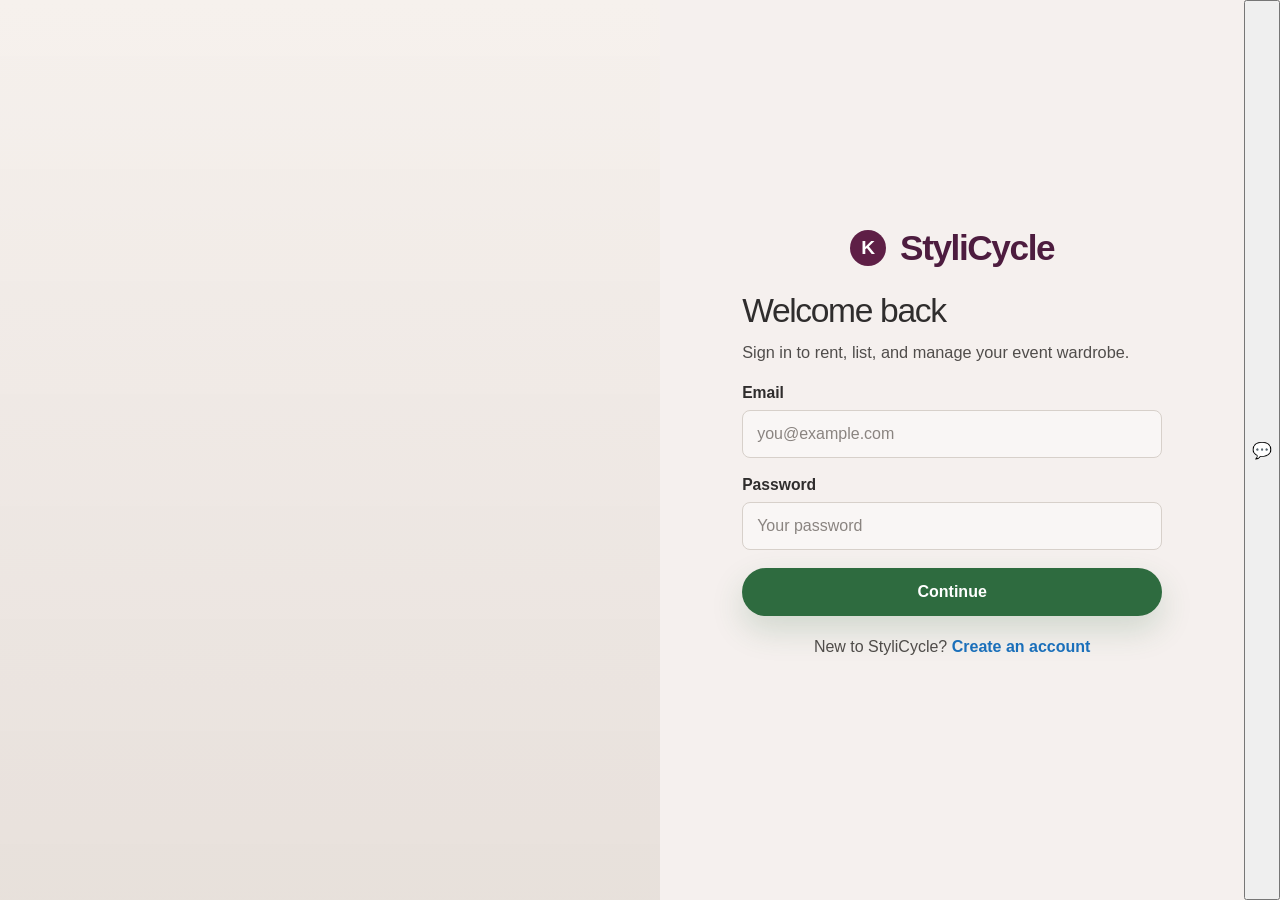
<file: index.html>
<!DOCTYPE html>
<html lang="en">
<head>
  <meta charset="UTF-8">
  <meta name="viewport" content="width=device-width, initial-scale=1.0">
  <title>StyliCycle - Login</title>
  <link rel="stylesheet" href="style.css">
</head>
<body class="auth-login-page">
  <div class="auth-shell">
    <aside class="auth-visual" aria-label="Wedding gown showcase"></aside>

    <main class="auth-panel">
      <div class="auth-card">
        <div class="brand-row">
          <div class="brand-mark">K</div>
          <div class="brand-name">StyliCycle</div>
        </div>

        <h1>Welcome back</h1>
        <p class="subtitle">Sign in to rent, list, and manage your event wardrobe.</p>

        <form id="loginForm">
          <label class="field-group">
            <span>Email</span>
            <input type="email" id="email" placeholder="you@example.com" required>
          </label>

          <label class="field-group">
            <span>Password</span>
            <input type="password" id="password" placeholder="Your password" required>
          </label>

          <input type="checkbox" id="agreeTermsLogin" class="sr-only" checked>

          <button type="submit" class="primary-button">Continue</button>
        </form>

        <p class="signup-link">
          New to StyliCycle? <a href="signup.html">Create an account</a>
        </p>
      </div>
    </main>
  </div>

  <script src="script.js"></script>
</body>
</html>
</file>
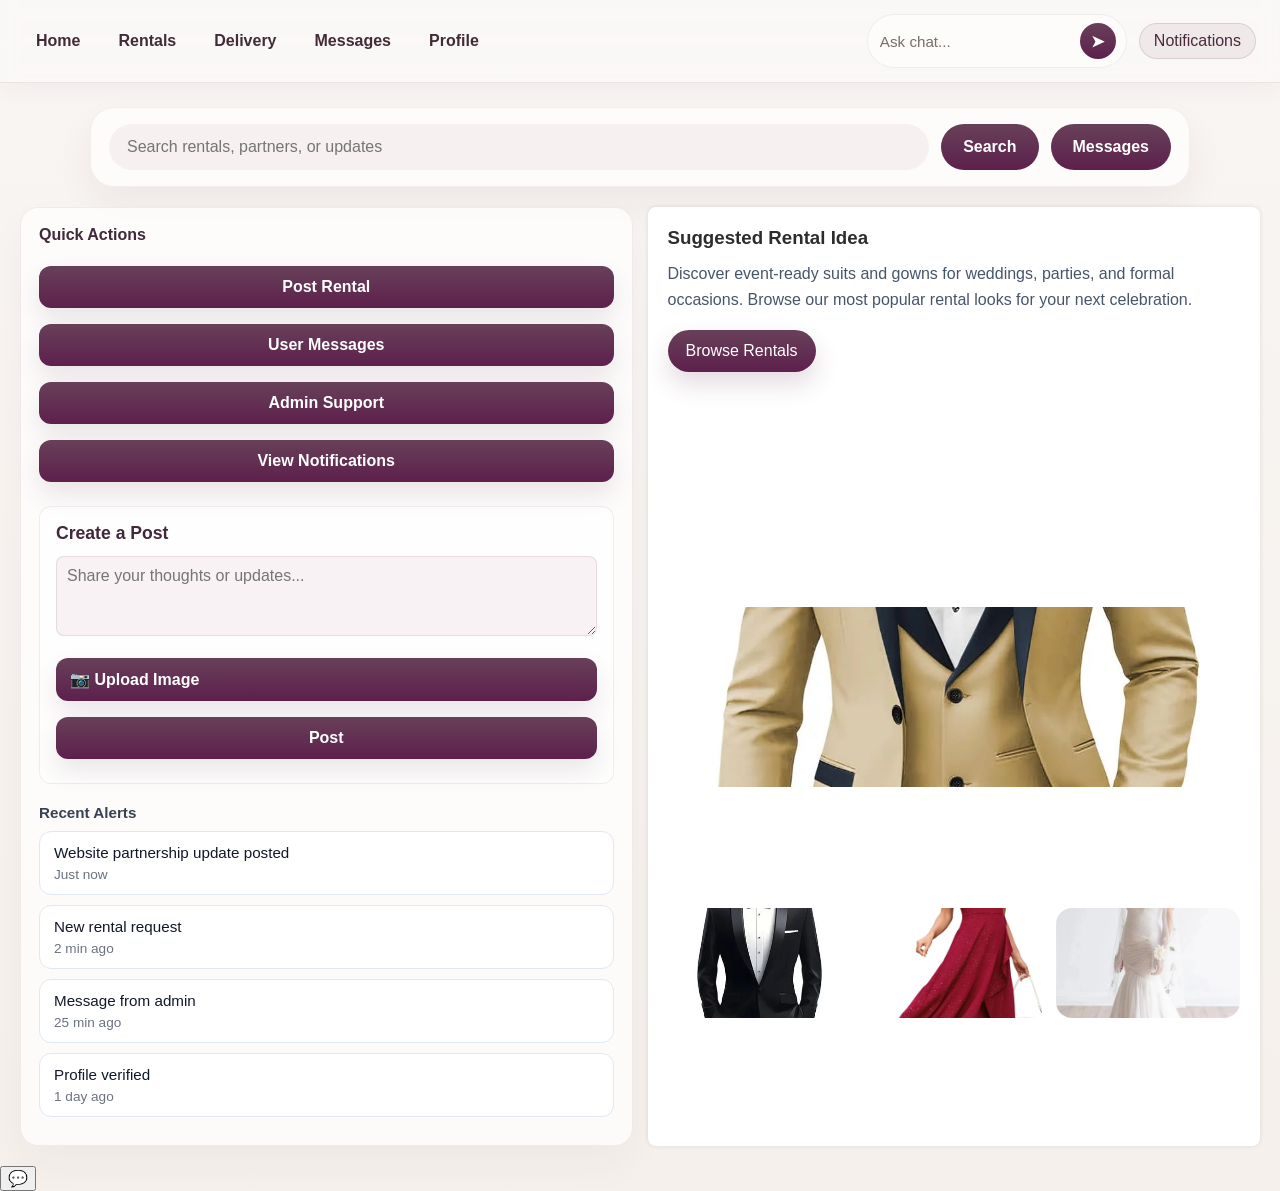
<file: chatbox.html>
<!DOCTYPE html>
<html lang="en">
<head>
  <meta charset="UTF-8">
  <title>StyliCycle - Home</title>
  <link rel="stylesheet" href="style.css">
</head>
<body>
  <nav class="top-nav">
    <div class="nav-links">
      <a href="home.html">Home</a>
      <a href="rental.html">Rentals</a>
      <a href="delivery.html">Delivery</a>
      <a href="chatbox.html">Messages</a>
      <a href="profile.html">Profile</a>
    </div>
    <div class="nav-actions">
      <div class="nav-chat-input">
        <input id="navChatInput" type="text" placeholder="Ask chat...">
        <button type="button" id="navChatButton">➤</button>
      </div>
      <button type="button" class="nav-button" id="navNotificationBtn">Notifications</button>
    </div>
  </nav>
  <section class="home-search">
    <input id="homeSearchInput" type="text" placeholder="Search rentals, partners, or updates">
    <button type="button" id="homeSearchBtn">Search</button>
    <button type="button" class="home-search-chat" onclick="location.href='chatbox.html'">Messages</button>
  </section>
  <main class="dashboard home-grid">
    <aside class="side-panel">
      <h3>Quick Actions</h3>
      <button type="button" id="homePostRentalBtn">Post Rental</button>
      <button type="button" id="homeOpenMessagesBtn">User Messages</button>
      <button type="button" id="homeOpenAdminChatBtn">Admin Support</button>
      <button type="button" id="homeViewNotificationsBtn">View Notifications</button>
      <div id="homeNotificationInfo" class="notification-info hidden"></div>
      <div class="create-post">
        <h4>Create a Post</h4>
        <textarea id="postContent" placeholder="Share your thoughts or updates..."></textarea>
        <input type="file" id="postImage" accept="image/*" style="display: none;">
        <button type="button" id="imageUploadBtn" class="image-upload-btn">📷 Upload Image</button>
        <button type="button" id="submitPostBtn">Post</button>
      </div>
      <div class="notification-list">
        <h4>Recent Alerts</h4>
        <ul id="homeNotifications"></ul>
      </div>
    </aside>
    <section class="card store-suggestion-card">
      <div class="suggestion-images">
        <img src="gold.jpg" alt="Event suit rental suggestion">
        <div class="suggestion-thumbs">
          <img src="tuxedo.jpg" alt="Tuxedo suit rental">
          <img src="evening.jpg" alt="Evening gown rental">
          <img src="bridal.jpg" alt="Bridal gown rental">
        </div>
      </div>
      <div class="store-suggestion-content">
        <h3>Suggested Rental Idea</h3>
        <p>Discover event-ready suits and gowns for weddings, parties, and formal occasions. Browse our most popular rental looks for your next celebration.</p>
        <button type="button" onclick="location.href='rental.html'">Browse Rentals</button>
      </div>
    </section>
  </main>
  <script src="script.js"></script>
</body>
</html>
</file>
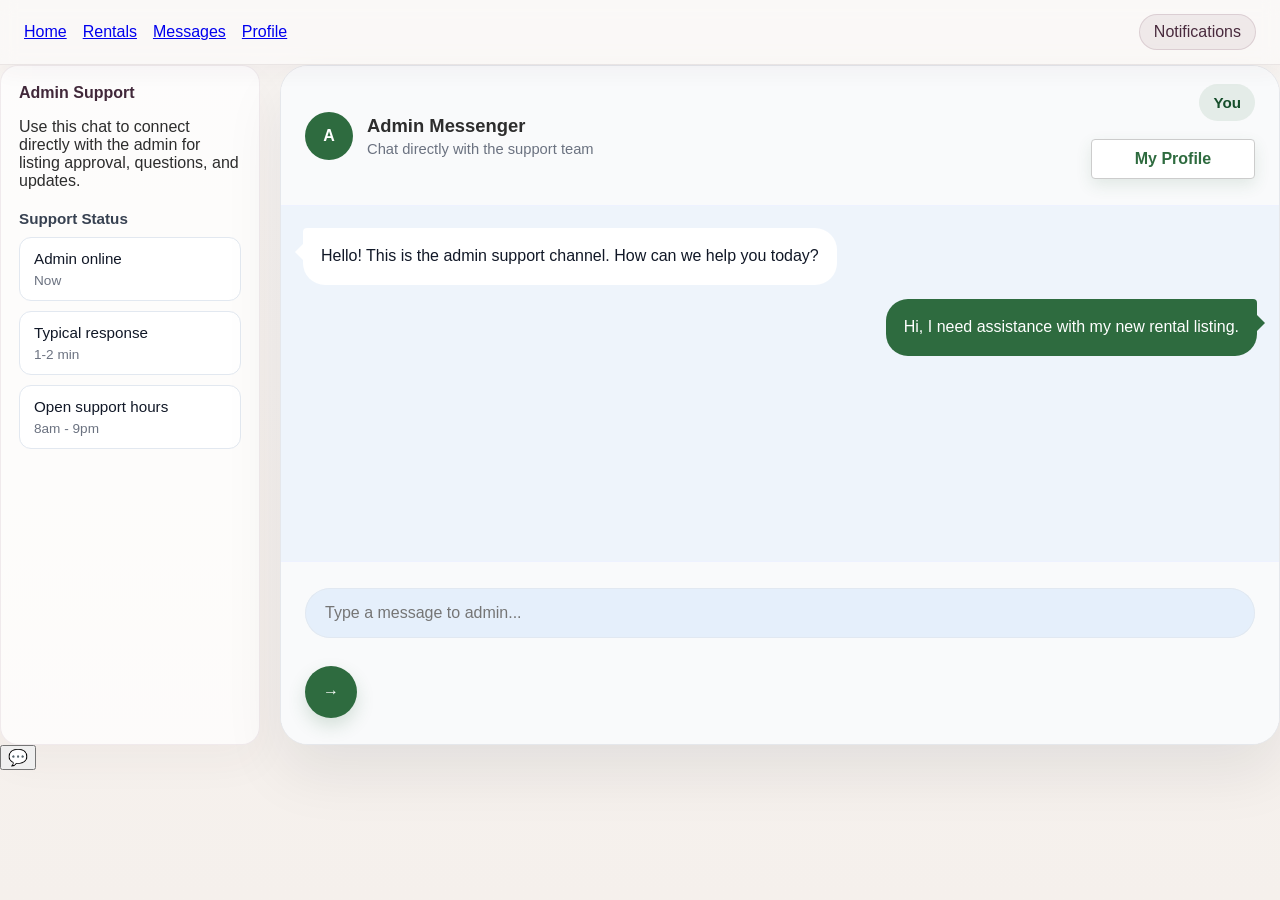
<file: message.html>
<!DOCTYPE html>
<html lang="en">
<head>
  <meta charset="UTF-8">
  <title>Admin Chat - StyliCycle</title>
  <link rel="stylesheet" href="style.css">
</head>
<body>
  <nav class="top-nav">
    <a href="home.html">Home</a>
    <a href="rental.html">Rentals</a>
    <a href="chatbox.html">Messages</a>
    <a href="profile.html">Profile</a>
    <button type="button" class="nav-button" id="navNotificationBtn">Notifications</button>
  </nav>
  <div class="container chat-layout">
    <aside class="side-panel">
      <h3>Admin Support</h3>
      <p>Use this chat to connect directly with the admin for listing approval, questions, and updates.</p>
      <div class="notification-list">
        <h4>Support Status</h4>
        <ul>
          <li>Admin online<span>Now</span></li>
          <li>Typical response<span>1-2 min</span></li>
          <li>Open support hours<span>8am - 9pm</span></li>
        </ul>
      </div>
    </aside>
    <div class="chatbox chatbox-with-info">
      <div class="chat-header">
        <div class="chat-avatar">A</div>
        <div class="chat-info">
          <h2>Admin Messenger</h2>
          <span>Chat directly with the support team</span>
        </div>
        <div class="chat-user-actions">
          <span class="chat-user-name">You</span>
          <button type="button" class="chat-action-button" onclick="location.href='profile.html'">My Profile</button>
        </div>
      </div>
      <div class="chat-window">
        <div class="message bot">
          <div class="message-text">Hello! This is the admin support channel. How can we help you today?</div>
        </div>
        <div class="message user">
          <div class="message-text">Hi, I need assistance with my new rental listing.</div>
        </div>
      </div>
      <form id="chatForm" class="chat-form">
        <input type="text" placeholder="Type a message to admin..." aria-label="Message to admin" required>
        <button type="submit">→</button>
      </form>
    </div>
  </div>
  <script src="script.js"></script>
</body>
</html>
</file>
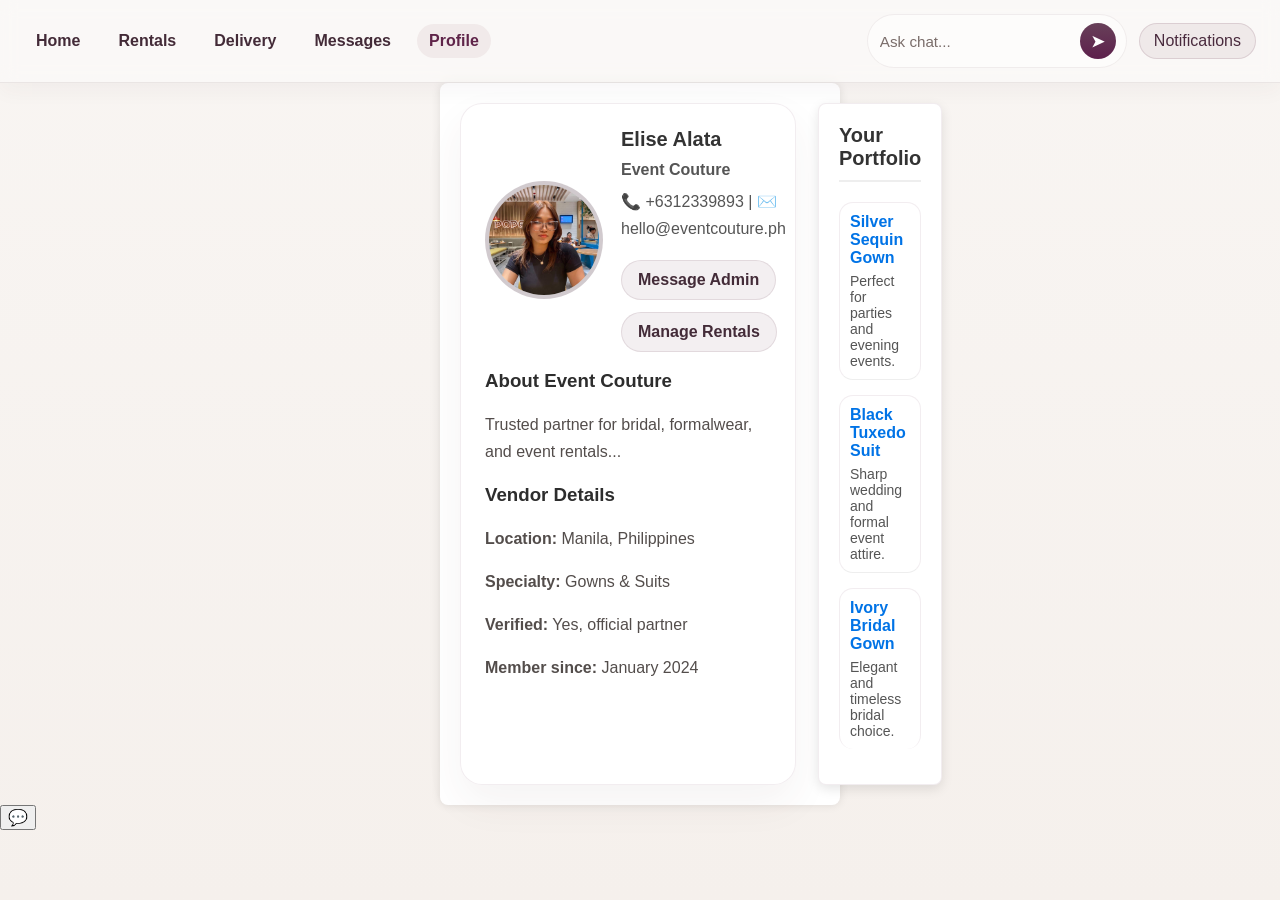
<file: profile.html>
<!DOCTYPE html>
<html lang="en">
<head>
  <meta charset="UTF-8">
  <meta name="viewport" content="width=device-width, initial-scale=1.0">
  <title>Vendor Profile - StyliCycle</title>
  <link rel="stylesheet" href="style.css">
</head>
<body>
  <nav class="top-nav">
    <div class="nav-links">
      <a href="home.html">Home</a>
      <a href="rental.html">Rentals</a>
      <a href="delivery.html">Delivery</a>
      <a href="chatbox.html">Messages</a>
      <a href="profile.html" class="active">Profile</a>
    </div>
    <div class="nav-actions">
      <div class="nav-chat-input">
        <input id="navChatInput" type="text" placeholder="Ask chat...">
        <button type="button" id="navChatButton">➤</button>
      </div>
      <button type="button" class="nav-button" id="navNotificationBtn">Notifications</button>
    </div>
  </nav>

  <main class="profile-container">
    <div class="profile-card">
      <div class="profile-header">
        <img src="baby.jpg" alt="Elise Alata" class="profile-photo">
        <div class="profile-info">
          <h2>Elise Alata</h2>
          <p><strong>Event Couture</strong></p>
          <p>📞 +6312339893 | ✉️ hello@eventcouture.ph</p>
          
          <button>Message Admin</button>
          <button>Manage Rentals</button>
        </div>
      </div>
      
      <h3>About Event Couture</h3>
      <p>Trusted partner for bridal, formalwear, and event rentals...</p>
      
      <h3>Vendor Details</h3>
      <p><strong>Location:</strong> Manila, Philippines</p>
      <p><strong>Specialty:</strong> Gowns & Suits</p>
      <p><strong>Verified:</strong> Yes, official partner</p>
      <p><strong>Member since:</strong> January 2024</p>
    </div>

    <div class="portfolio">
      <h3>Your Portfolio</h3>

      <div class="portfolio-item">
        <strong>Silver Sequin Gown</strong>
        <p>Perfect for parties and evening events.</p>
      </div>

      <div class="portfolio-item">
        <strong>Black Tuxedo Suit</strong>
        <p>Sharp wedding and formal event attire.</p>
      </div>

      <div class="portfolio-item">
        <strong>Ivory Bridal Gown</strong>
        <p>Elegant and timeless bridal choice.</p>
      </div>
    </div>
  </main>

  <script src="script.js"></script>
</body>
</html>
</file>
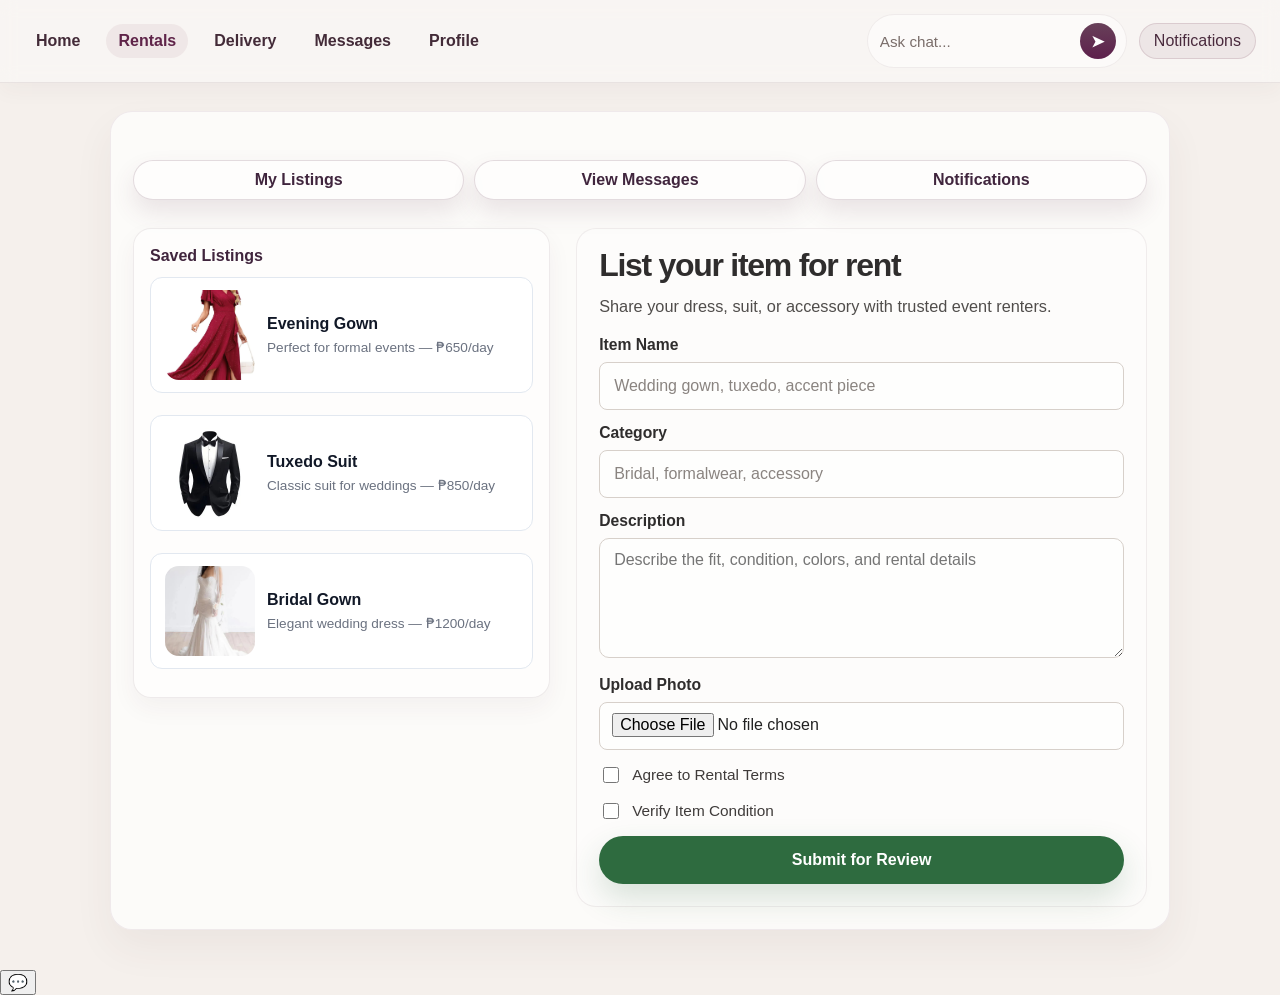
<file: rental.html>
<!DOCTYPE html>
<html lang="en">
<head>
  <meta charset="UTF-8">
  <meta name="viewport" content="width=device-width, initial-scale=1.0">
  <title>Rentals - StyliCycle</title>
  <link rel="stylesheet" href="style.css">
</head>
<body class="rental-page">
  <nav class="top-nav">
    <div class="nav-links">
      <a href="home.html">Home</a>
      <a href="rental.html" class="active">Rentals</a>
      <a href="delivery.html">Delivery</a>
      <a href="chatbox.html">Messages</a>
      <a href="profile.html">Profile</a>
    </div>
    <div class="nav-actions">
      <div class="nav-chat-input">
        <input id="navChatInput" type="text" placeholder="Ask chat...">
        <button type="button" id="navChatButton">➤</button>
      </div>
      <button type="button" class="nav-button" id="navNotificationBtn">Notifications</button>
    </div>
  </nav>

  <main class="rental-page-content">
    <div class="rental-card">
      <div class="page-actions">
        <button type="button" id="rentalMyListingsBtn">My Listings</button>
        <button type="button" id="rentalViewMessagesBtn">View Messages</button>
        <button type="button" id="rentalNotificationsBtn">Notifications</button>
      </div>

      <div class="rental-layout">
        <section class="listings-panel">
          <h3>Saved Listings</h3>
          <ul id="rentalListings"></ul>
        </section>

        <section class="rental-form-section">
          <h1>List your item for rent</h1>
          <p class="subtitle">Share your dress, suit, or accessory with trusted event renters.</p>

          <form id="rentalForm" class="rental-form">
            <label class="field-group">
              <span>Item Name</span>
              <input type="text" placeholder="Wedding gown, tuxedo, accent piece" required>
            </label>

            <label class="field-group">
              <span>Category</span>
              <input type="text" placeholder="Bridal, formalwear, accessory" required>
            </label>

            <label class="field-group">
              <span>Description</span>
              <textarea placeholder="Describe the fit, condition, colors, and rental details" required></textarea>
            </label>

            <label class="field-group file-field">
              <span>Upload Photo</span>
              <input type="file" accept="image/*">
            </label>

            <label class="check-row"><input type="checkbox" required> Agree to Rental Terms</label>
            <label class="check-row"><input type="checkbox" required> Verify Item Condition</label>

            <button type="submit" class="primary-button">Submit for Review</button>
          </form>
        </section>
      </div>
    </div>
  </main>

  <script src="script.js"></script>
</body>
</html>
</file>
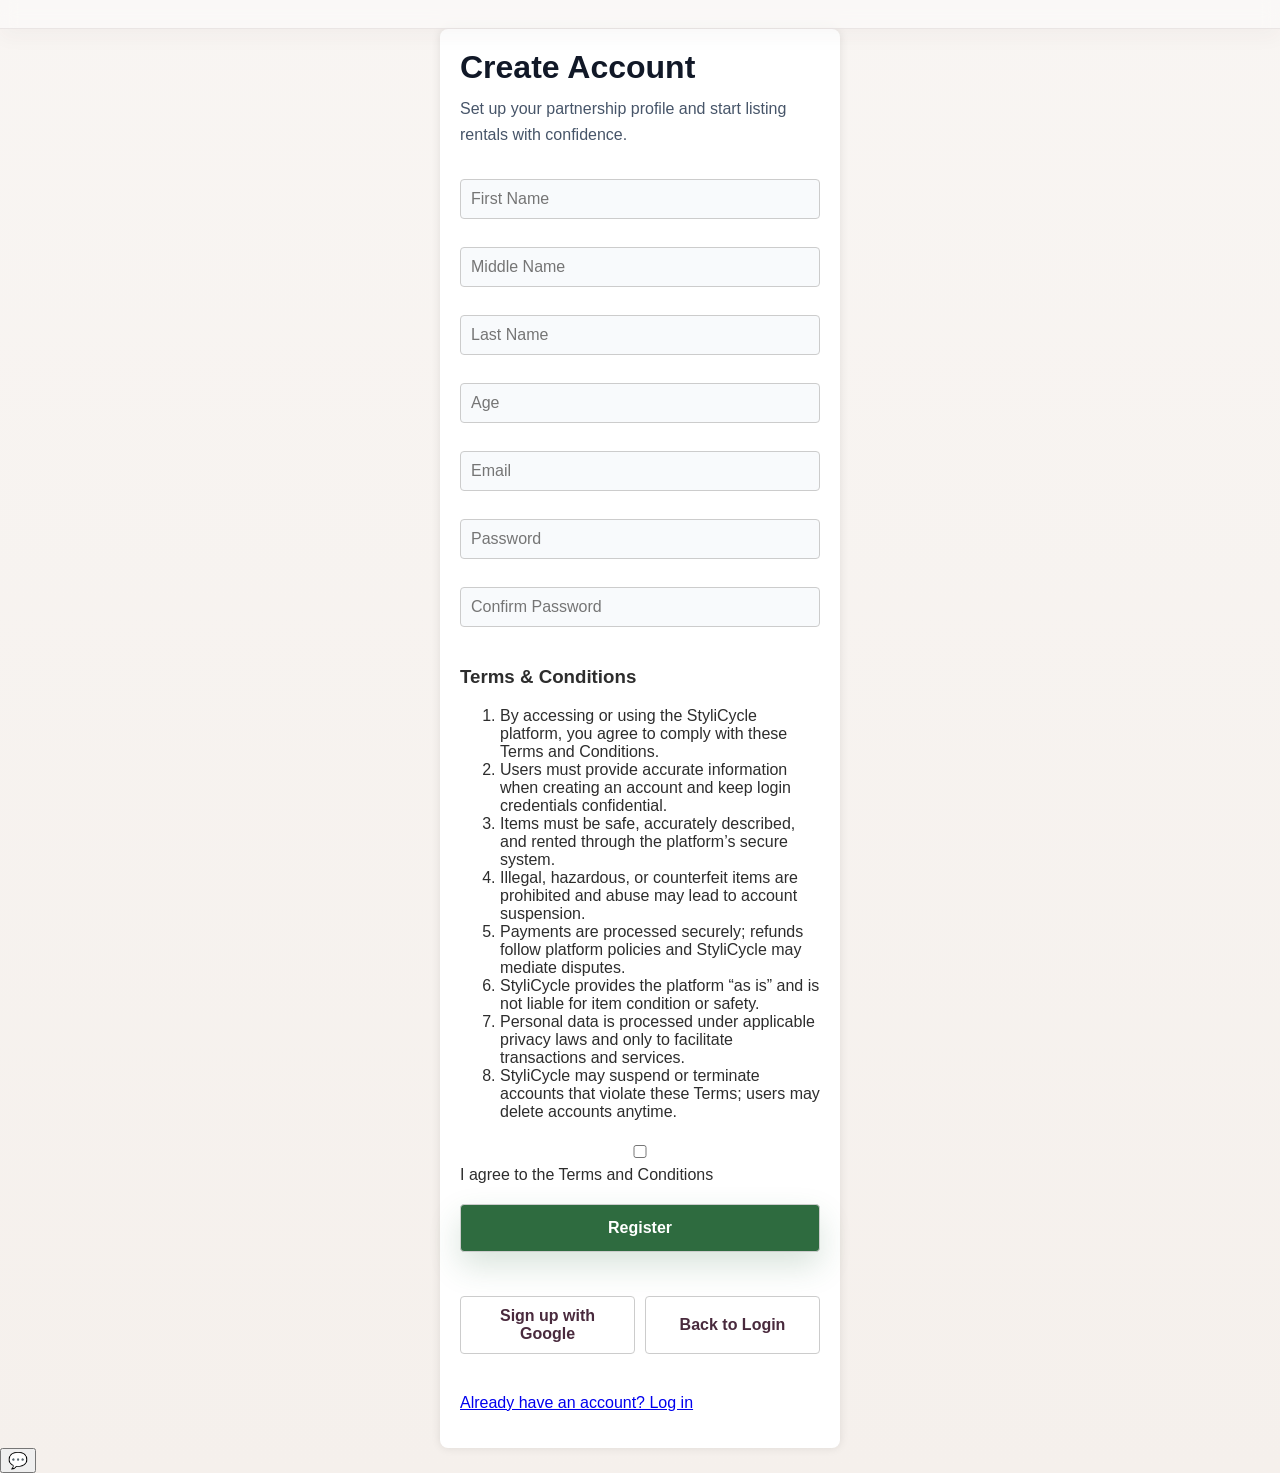
<file: signup.html>
<!DOCTYPE html>
<html lang="en">
<head>
  <meta charset="UTF-8">
  <title>Create Account - StyliCycle</title>
  <link rel="stylesheet" href="style.css">
</head>
<body class="auth-page">
  <nav class="top-nav">
  </nav>
  <div class="container">
    <div class="auth-header">
      <h2>Create Account</h2>
      <p>Set up your partnership profile and start listing rentals with confidence.</p>
    </div>
    <form id="registerForm">
      <input type="text" id="firstName" placeholder="First Name" required>
      <input type="text" id="middleName" placeholder="Middle Name">
      <input type="text" id="lastName" placeholder="Last Name" required>
      <input type="number" id="age" placeholder="Age" required>
      <input type="email" id="email" placeholder="Email" required>
      <input type="password" id="password" placeholder="Password" required>
      <input type="password" id="confirmPassword" placeholder="Confirm Password" required>
      <div class="terms-section">
        <div class="terms-box">
          <h3>Terms & Conditions</h3>
          <ol>
            <li>By accessing or using the StyliCycle platform, you agree to comply with these Terms and Conditions.</li>
            <li>Users must provide accurate information when creating an account and keep login credentials confidential.</li>
            <li>Items must be safe, accurately described, and rented through the platform’s secure system.</li>
            <li>Illegal, hazardous, or counterfeit items are prohibited and abuse may lead to account suspension.</li>
            <li>Payments are processed securely; refunds follow platform policies and StyliCycle may mediate disputes.</li>
            <li>StyliCycle provides the platform “as is” and is not liable for item condition or safety.</li>
            <li>Personal data is processed under applicable privacy laws and only to facilitate transactions and services.</li>
            <li>StyliCycle may suspend or terminate accounts that violate these Terms; users may delete accounts anytime.</li>
          </ol>
        </div>
        <label class="terms-checkbox"><input type="checkbox" id="agreeTermsSignup"> I agree to the Terms and Conditions</label>
      </div>
      <button type="submit" class="primary-button">Register</button>
      <div class="form-actions">
        <button type="button" class="secondary-button" onclick="showToast('Social sign-up coming soon!')">Sign up with Google</button>
        <button type="button" class="secondary-button" onclick="location.href='index.html'">Back to Login</button>
      </div>
      <p><a href="index.html">Already have an account? Log in</a></p>
    </form>
    <div id="twoFactorSetup" style="display: none;">
      <h3>Two-Factor Authentication Setup</h3>
      <p>A verification code has been sent to your email. Please enter it below to complete registration.</p>
      <input type="text" id="twoFactorCode" placeholder="Enter 6-digit code" maxlength="6" required>
      <button id="verifyCodeBtn" class="primary-button">Verify Code</button>
      <button id="resendCodeBtn" class="secondary-button">Resend Code</button>
    </div>
  </div>
  <script src="script.js"></script>
</body>
</html>
</file>
<file: style.css>
* {
  box-sizing: border-box;
}

html, body {
  margin: 0;
  min-height: 100%;
  font-family: "Segoe UI", Arial, Helvetica, sans-serif;
  background: #f5f0ec;
  color: #2d2d2d;
}

body {
  min-height: 100vh;
}

img {
  max-width: 100%;
  display: block;
}

button,
input,
textarea {
  font: inherit;
}

body:not(.auth-login-page):not(.rental-page) {
  background:
    linear-gradient(180deg, rgba(255,255,255,0.34), rgba(245,240,236,0.92)),
    #f5f0ec;
}

.auth-login-page {
  min-height: 100vh;
  display: flex;
}

.auth-shell {
  display: flex;
  width: 100%;
  min-height: 100vh;
}

.auth-visual {
  flex: 1.4;
  min-height: 100vh;
  background-image: linear-gradient(rgba(255, 255, 255, 0.07), rgba(113, 87, 70, 0.10)),
    url('https://images.unsplash.com/photo-1524504388940-b1c1722653e1?auto=format&fit=crop&w=1200&q=80');
  background-size: cover;
  background-position: center;
}

.auth-panel {
  flex: 1;
  display: flex;
  align-items: center;
  justify-content: center;
  padding: 48px 56px;
  background: #f5f0ee;
}

.auth-card {
  width: min(100%, 420px);
}

.brand-row {
  display: flex;
  align-items: center;
  justify-content: center;
  gap: 14px;
  margin-bottom: 24px;
}

.brand-mark {
  width: 36px;
  height: 36px;
  border-radius: 50%;
  background: #5e1f46;
  color: #fff;
  display: grid;
  place-items: center;
  font-size: 1.2rem;
  font-weight: 700;
}

.brand-name {
  font-size: 2.2rem;
  font-weight: 700;
  color: #4d1c3f;
  letter-spacing: -0.04em;
}

h1 {
  margin: 0;
  font-size: clamp(2.1rem, 2.6vw, 3rem);
  text-align: left;
  color: #2f2d2d;
  font-weight: 500;
  letter-spacing: -0.04em;
}

.subtitle {
  margin: 10px 0 20px;
  color: #504d4b;
  font-size: 1.02rem;
  line-height: 1.5;
}

#loginForm {
  width: 100%;
}

.field-group {
  display: block;
  margin-bottom: 18px;
}

.field-group span {
  display: block;
  margin-bottom: 8px;
  font-weight: 600;
  color: #2f2d2d;
  font-size: 0.98rem;
}

.field-group input {
  width: 100%;
  height: 48px;
  border: 1px solid #d7d0ca;
  border-radius: 8px;
  background: rgba(255, 255, 255, 0.38);
  padding: 0 14px;
  color: #222;
  font-size: 1rem;
  outline: none;
}

.field-group input::placeholder {
  color: #8a8480;
}

.field-group input:focus {
  border-color: #5f2449;
  box-shadow: 0 0 0 3px rgba(95, 36, 73, 0.08);
}

.primary-button {
  width: 100%;
  height: 48px;
  border: 0;
  border-radius: 10px;
  background: linear-gradient(180deg, #684059 0%, #5d204c 100%);
  color: #fff;
  font-weight: 700;
  cursor: pointer;
  transition: transform 0.2s ease, opacity 0.2s ease;
  box-shadow: 0 12px 24px rgba(98, 55, 84, 0.18);
}

.primary-button:hover {
  opacity: 0.96;
  transform: translateY(-1px);
}

.signup-link {
  margin-top: 22px;
  text-align: center;
  color: #4f4c49;
  font-size: 1rem;
}

.signup-link a {
  color: #1a6fba;
  text-decoration: none;
  font-weight: 600;
}

.signup-link a:hover {
  text-decoration: underline;
}

.sr-only {
  position: absolute;
  width: 1px;
  height: 1px;
  padding: 0;
  margin: -1px;
  overflow: hidden;
  clip: rect(0, 0, 0, 0);
  white-space: nowrap;
  border: 0;
}

.rental-page {
  min-height: 100vh;
  background: #f5f0ec;
}

.rental-page-content {
  max-width: 1100px;
  margin: 28px auto 40px;
  padding: 0 20px;
}

.rental-card {
  width: 100%;
  background: rgba(255, 255, 255, 0.7);
  border: 1px solid rgba(95, 36, 73, 0.08);
  border-radius: 22px;
  box-shadow: 0 18px 40px rgba(77, 52, 59, 0.06);
  padding: 22px;
}

.rental-layout {
  display: grid;
  grid-template-columns: 0.95fr 1.3fr;
  gap: 26px;
  align-items: start;
}

.listings-panel {
  background: rgba(255, 255, 255, 0.52);
  border: 1px solid rgba(126, 98, 106, 0.12);
  border-radius: 18px;
  padding: 18px 16px;
  box-shadow: 0 10px 24px rgba(69, 45, 53, 0.05);
}

.listings-panel h3 {
  margin: 0 0 14px;
  color: #40253d;
  font-size: 1.35rem;
}

.listings-panel ul {
  list-style: none;
  margin: 0;
  padding: 0;
  display: grid;
  gap: 12px;
}

.listings-panel li {
  background: rgba(255, 255, 255, 0.8);
  border: 1px solid rgba(126, 98, 106, 0.12);
  border-radius: 14px;
  padding: 12px;
}

.rental-form-section {
  background: rgba(255, 255, 255, 0.32);
  border: 1px solid rgba(126, 98, 106, 0.1);
  border-radius: 20px;
  padding: 18px 22px 22px;
}

.rental-form-section h1 {
  margin: 0;
  font-size: clamp(2rem, 2vw, 2.9rem);
  font-weight: 600;
  letter-spacing: -0.04em;
  color: #2f2d2d;
}

.rental-form-section .subtitle {
  margin: 10px 0 18px;
}

.rental-form {
  display: grid;
  gap: 14px;
}

.rental-form .field-group {
  margin: 0;
}

.rental-form .field-group textarea {
  width: 100%;
  min-height: 120px;
  border: 1px solid #d7d0ca;
  border-radius: 10px;
  padding: 12px 14px;
  background: rgba(255,255,255,0.45);
  resize: vertical;
  color: #222;
  outline: none;
  font: inherit;
}

.rental-form .field-group textarea:focus,
.rental-form .field-group input:focus {
  border-color: #5f2449;
  box-shadow: 0 0 0 3px rgba(95, 36, 73, 0.08);
  outline: none;
}

.rental-form .file-field input {
  padding: 10px 12px;
}

.check-row {
  display: flex;
  align-items: center;
  gap: 10px;
  color: #3f3b3a;
  font-size: 0.96rem;
}

.check-row input {
  width: 16px;
  height: 16px;
}

.rental-page .page-actions {
  display: flex;
  flex-wrap: wrap;
  gap: 10px;
  margin: 18px 0 20px;
}

.rental-page .page-actions button {
  flex: 1 1 140px;
  border: 1px solid rgba(106, 61, 82, 0.18);
  background: rgba(255,255,255,0.56);
  color: #40253d;
  border-radius: 999px;
  font-weight: 700;
  padding: 10px 14px;
  cursor: pointer;
}

.rental-page .page-actions button:hover {
  background: rgba(235, 218, 222, 0.55);
}

@media (max-width: 900px) {
  .auth-shell {
    flex-direction: column;
  }

  .auth-visual {
    min-height: 38vh;
    flex: none;
  }

  .auth-panel {
    padding: 32px 20px 48px;
  }

  .rental-layout {
    grid-template-columns: 1fr;
  }
}


.top-nav {
  background: rgba(255,255,255,0.36);
  backdrop-filter: blur(8px);
  padding: 14px 24px;
  display: flex;
  align-items: center;
  justify-content: space-between;
  gap: 16px;
  color: #3a2d36;
  border-bottom: 1px solid rgba(90, 58, 72, 0.1);
  box-shadow: 0 8px 20px rgba(67, 42, 54, 0.04);
}

.top-nav .nav-links {
  display: flex;
  gap: 14px;
  flex-wrap: wrap;
  align-items: center;
}

.top-nav .nav-links a {
  color: #432b38;
  text-decoration: none;
  padding: 8px 12px;
  border-radius: 999px;
  transition: background 0.2s ease, color 0.2s ease;
  font-weight: 600;
}

.top-nav .nav-links a:hover,
.top-nav .nav-links a.active {
  background: rgba(125, 69, 96, 0.08);
  color: #5f2449;
}

.top-nav .nav-actions {
  display: flex;
  align-items: center;
  gap: 12px;
}

.nav-chat-input {
  display: flex;
  align-items: center;
  gap: 8px;
  background: rgba(255,255,255,0.5);
  border: 1px solid rgba(90, 58, 72, 0.08);
  padding: 8px 10px;
  border-radius: 999px;
  min-width: 220px;
}

.nav-chat-input input {
  flex: 1;
  border: none;
  background: transparent;
  color: #2d2d2d;
  font-size: 0.95rem;
  outline: none;
}

.nav-chat-input input::placeholder {
  color: #7a6d6a;
}

.nav-chat-input button {
  width: 36px;
  height: 36px;
  border: none;
  border-radius: 50%;
  background: linear-gradient(180deg, #684059 0%, #5d204c 100%);
  color: #fff;
  cursor: pointer;
  font-weight: 700;
}

.top-nav .nav-button {
  margin-left: auto;
  background: rgba(109, 59, 85, 0.08);
  border: 1px solid rgba(109, 59, 85, 0.15);
  color: #492a3d;
  padding: 8px 14px;
  border-radius: 999px;
  cursor: pointer;
  transition: background 0.2s ease;
}

.top-nav .nav-button:hover {
  background: rgba(109, 59, 85, 0.12);
}

.home-search {
  max-width: 1100px;
  margin: 24px auto 18px;
  display: flex;
  gap: 12px;
  padding: 16px 18px;
  border-radius: 24px;
  background: rgba(255,255,255,0.7);
  box-shadow: 0 18px 38px rgba(67, 42, 54, 0.06);
  border: 1px solid rgba(111, 79, 87, 0.08);
}

.home-search input {
  flex: 1;
  border: none;
  padding: 14px 18px;
  border-radius: 999px;
  background: #f6f0f1;
  font-size: 1rem;
  outline: none;
  color: #2d2d2d;
}

.home-search button {
  border: none;
  border-radius: 999px;
  background: linear-gradient(180deg, #684059 0%, #5d204c 100%);
  color: white;
  padding: 14px 22px;
  cursor: pointer;
  font-weight: 700;
}

.home-search button:hover {
  opacity: 0.96;
}

.form-actions {
  display: flex;
  gap: 10px;
  flex-wrap: wrap;
  margin: 16px 0 4px;
}

.secondary-button {
  flex: 1;
  min-width: 140px;
  padding: 12px 14px;
  border: 1px solid rgba(95, 36, 73, 0.15);
  border-radius: 999px;
  background: rgba(255,255,255,0.8);
  color: #492a3d;
  font-weight: 700;
  cursor: pointer;
  transition: background 0.2s ease, color 0.2s ease;
}

.secondary-button:hover {
  background: rgba(109, 59, 85, 0.08);
}

.primary-button {
  display: inline-flex;
  align-items: center;
  justify-content: center;
  padding: 12px 20px;
  border-radius: 999px;
  background: linear-gradient(180deg, #684059 0%, #5d204c 100%);
  color: white;
  border: none;
  text-decoration: none;
  font-weight: 700;
  cursor: pointer;
  transition: transform 0.2s ease, opacity 0.2s ease;
}

.primary-button:hover {
  opacity: 0.96;
  transform: translateY(-1px);
}

.profile-container {
  max-width: 1100px;
  margin: 32px auto;
  padding: 0 20px 40px;
  display: grid;
  grid-template-columns: 1.4fr 1fr;
  gap: 22px;
}

.profile-card,
.portfolio {
  background: rgba(255,255,255,0.7);
  border: 1px solid rgba(95, 36, 73, 0.08);
  border-radius: 22px;
  box-shadow: 0 18px 40px rgba(77, 52, 59, 0.06);
  padding: 24px;
}

.profile-header {
  display: flex;
  gap: 20px;
  align-items: center;
  margin-bottom: 20px;
}

.profile-photo {
  width: 118px;
  height: 118px;
  border-radius: 50%;
  background: #ddd;
  flex-shrink: 0;
  object-fit: cover;
  border: 4px solid rgba(95, 36, 73, 0.1);
}

.profile-info {
  flex: 1;
}

.profile-card h2 {
  margin: 0 0 8px;
  font-size: 2rem;
  color: #2b2b2b;
}

.profile-card p {
  color: #534d4b;
  line-height: 1.7;
}

.profile-card button {
  margin-right: 10px;
  margin-top: 12px;
  background: rgba(109, 59, 85, 0.08);
  border: 1px solid rgba(109, 59, 85, 0.12);
  color: #432b38;
  border-radius: 999px;
  padding: 10px 16px;
  font-weight: 700;
  cursor: pointer;
}

.portfolio-item {
  background: rgba(255,255,255,0.72);
  border: 1px solid rgba(95, 36, 73, 0.08);
  border-radius: 14px;
  padding: 16px;
  margin-bottom: 12px;
}

.portfolio-item strong {
  display: block;
  margin-bottom: 6px;
  color: #34212d;
}

.profile-avatar img {
  width: 100%;
  height: 100%;
  object-fit: cover;
}

.profile-avatar input {
  position: absolute;
  inset: 0;
  width: 100%;
  height: 100%;
  opacity: 0;
  cursor: pointer;
}

.profile-avatar-upload {
  position: absolute;
  bottom: 16px;
  left: 50%;
  transform: translateX(-50%);
  background: rgba(0, 0, 0, 0.6);
  color: white;
  padding: 10px 14px;
  border-radius: 999px;
  font-size: 0.95rem;
  cursor: pointer;
}

.profile-info {
  min-width: 260px;
  flex: 1;
}

.profile-role {
  margin: 0 0 8px;
  color: #2e6b3f;
  font-weight: 700;
  text-transform: uppercase;
  letter-spacing: 0.08em;
  font-size: 0.82rem;
}

.profile-info h1 {
  margin: 0;
  font-size: 2.2rem;
  line-height: 1.05;
}

.profile-name-input {
  width: 100%;
  border: none;
  font: inherit;
  color: #111827;
  font-weight: 700;
  background: transparent;
  padding: 0;
  outline: none;
}

.profile-company {
  margin: 10px 0 16px;
  color: #475569;
}

.profile-meta {
  display: grid;
  gap: 10px;
}

.profile-meta span {
  display: flex;
  flex-direction: column;
  gap: 4px;
  color: #334155;
}

.profile-meta strong {
  color: #0f172a;
  font-weight: 600;
}

.profile-contact-input {
  max-width: 260px;
  border: 1px solid #d1d5db;
  border-radius: 12px;
  padding: 10px 12px;
  background: #f8fafc;
}

.profile-actions {
  display: flex;
  flex-wrap: wrap;
  gap: 12px;
  margin-top: 18px;
}

.profile-stats {
  display: grid;
  grid-template-columns: repeat(3, minmax(0, 1fr));
  gap: 16px;
}

.profile-stats div {
  background: #ffffff;
  border-radius: 22px;
  padding: 20px;
  border: 1px solid rgba(15, 23, 42, 0.08);
  text-align: center;
}

.profile-stats strong {
  display: block;
  font-size: 1.75rem;
  color: #111827;
}

.profile-stats span {
  color: #475569;
  margin-top: 6px;
  display: block;
}

.section-title {
  margin-bottom: 18px;
}

.section-title h2 {
  margin: 0;
  font-size: 1.4rem;
  color: #111827;
}

.section-title p {
  margin: 8px 0 0;
  color: #475569;
}

.profile-grid {
  display: grid;
  grid-template-columns: 1.8fr 1fr;
  gap: 24px;
  margin-bottom: 32px;
}

.profile-about,
.profile-details {
  background: #fff;
  border: 1px solid rgba(15, 23, 42, 0.08);
  border-radius: 28px;
  padding: 28px;
  box-shadow: 0 18px 40px rgba(15, 23, 42, 0.04);
}

.profile-about p {
  color: #334155;
  line-height: 1.75;
  margin: 0 0 18px;
}

.profile-about ul {
  margin: 0;
  padding-left: 20px;
  color: #334155;
}

.profile-about li {
  margin-bottom: 12px;
}

.detail-row {
  display: flex;
  justify-content: space-between;
  align-items: center;
  gap: 12px;
  padding: 14px 0;
  border-top: 1px solid #f1f5f9;
}

.detail-row:first-child {
  border-top: none;
}

.detail-row span {
  color: #64748b;
}

.detail-row strong {
  color: #0f172a;
}

.profile-section {
  margin-bottom: 32px;
}

.profile-posts {
  display: grid;
  grid-template-columns: repeat(auto-fit, minmax(240px, 1fr));
  gap: 18px;
}

.profile-post-card {
  background: #fff;
  border: 1px solid rgba(15, 23, 42, 0.08);
  border-radius: 24px;
  overflow: hidden;
  box-shadow: 0 18px 36px rgba(15, 23, 42, 0.05);
}

.profile-post-card img {
  width: 100%;
  height: 200px;
  object-fit: cover;
}

.profile-post-card-content {
  padding: 18px;
}

.profile-post-card-content strong {
  display: block;
  margin-bottom: 8px;
  color: #111827;
  font-size: 1rem;
}

.profile-post-card-content span {
  color: #475569;
  line-height: 1.6;
}

@media (max-width: 900px) {
  .profile-grid {
    grid-template-columns: 1fr;
  }
  .profile-stats {
    grid-template-columns: 1fr 1fr;
  }
}

@media (max-width: 680px) {
  .top-nav {
    flex-direction: column;
    align-items: flex-start;
  }
  .profile-card {
    flex-direction: column;
    align-items: flex-start;
  }
  .profile-avatar {
    width: 130px;
    height: 130px;
  }
  .profile-meta {
    grid-template-columns: 1fr;
  }
  .profile-stats {
    grid-template-columns: 1fr;
  }
  .profile-actions {
    width: 100%;
  }
}

.secondary-button:hover {
  background: #effaf3;
}

.image-upload-btn {
  background: rgba(109, 59, 85, 0.08);
  border: 1px solid rgba(109, 59, 85, 0.12);
  border-radius: 8px;
  padding: 10px 14px;
  cursor: pointer;
  font-size: 1rem;
  color: #492a3d;
  display: flex;
  align-items: center;
  gap: 8px;
  margin: 10px 0;
  transition: background 0.2s ease;
}

.image-upload-btn:hover {
  background: rgba(109, 59, 85, 0.12);
  border-color: rgba(109, 59, 85, 0.18);
}

.create-post {
  background: rgba(255,255,255,0.62);
  border: 1px solid rgba(95, 36, 73, 0.08);
  border-radius: 12px;
  padding: 16px;
  margin: 16px 0;
}

.create-post h4 {
  margin: 0 0 12px 0;
  font-size: 1.1rem;
  color: #41283a;
}

.create-post textarea {
  width: 100%;
  min-height: 80px;
  border: 1px solid rgba(95, 36, 73, 0.12);
  border-radius: 8px;
  padding: 10px;
  font-size: 1rem;
  resize: vertical;
  margin-bottom: 10px;
  outline: none;
  background: #f9f2f4;
}

.create-post textarea:focus {
  border-color: #5f2449;
  box-shadow: 0 0 0 3px rgba(95, 36, 73, 0.08);
}

.create-post button {
  padding: 10px 16px;
  border: none;
  border-radius: 8px;
  background: linear-gradient(180deg, #684059 0%, #5d204c 100%);
  color: white;
  cursor: pointer;
  font-size: 1rem;
  margin-right: 10px;
}

.create-post button:hover {
  opacity: 0.96;
}

.auth-container {
  padding: 32px;
  border-radius: 24px;
  background: transparent;
  box-shadow: none;
  max-width: 520px;
  margin-top: 40px;
}

.auth-header {
  margin-bottom: 24px;
}

.auth-header h2 {
  margin: 0 0 10px;
  font-size: 2rem;
  color: #111827;
}

.auth-header p {
  margin: 0;
  color: #475569;
  line-height: 1.6;
}

.container form {
  display: grid;
  gap: 16px;
}

.container input {
  width: 100%;
  padding: 14px 16px;
  border: 1px solid #d1d5db;
  border-radius: 16px;
  background: #f8fafc;
  font-size: 1rem;
  outline: none;
  transition: border-color 0.2s ease, background 0.2s ease;
}

.container input:focus {
  border-color: #2e6b3f;
  background: #ffffff;
}

.primary-button {
  padding: 14px 18px;
  border: none;
  border-radius: 999px;
  background: #2e6b3f;
  color: white;
  font-size: 1rem;
  font-weight: 700;
  cursor: pointer;
  box-shadow: 0 14px 32px rgba(46, 107, 63, 0.18);
}

.primary-button:hover {
  background: #255a34;
}

.container, .profile-container {
  width: 100%;
  max-width: 400px;
  margin: 0 auto;
  padding: 20px;
  background: #fff;
  border-radius: 8px;
  box-shadow: 0 0 10px rgba(0, 0, 0, 0.1);
}

.container form {
  display: grid;
  gap: 12px;
}

.container input,
.container textarea,
.container button {
  width: 100%;
  margin: 8px 0;
  padding: 10px;
  border: 1px solid #ccc;
  border-radius: 4px;
}

.container textarea {
  min-height: 120px;
  resize: vertical;
}

@media (max-width: 640px) {
  .container, .profile-container {
    margin: 20px 16px;
    padding: 20px;
    border-radius: 8px;
  }
}

.partnership-title {
  margin: 0 0 10px;
  color: #2e6b3f;
  font-weight: 700;
  letter-spacing: 0.02em;
}

.profile-header {
  display: flex;
  align-items: center;
  gap: 18px;
  margin-bottom: 18px;
}

.profile-name-input {
  width: 100%;
  border: none;
  background: transparent;
  font-size: 1.9rem;
  font-weight: 700;
  color: #111827;
  padding: 0;
  margin: 4px 0 12px;
  outline: none;
}

.profile-name-input:focus {
  border-bottom: 1px solid #2e6b3f;
  padding-bottom: 2px;
}

.profile-contact-input {
  width: calc(100% - 10px);
  border: 1px solid #d1d5db;
  border-radius: 12px;
  padding: 8px 10px;
  background: #f8fafc;
  margin-left: 10px;
  font-size: 0.98rem;
  color: #111827;
}

.profile-contact-input:focus {
  outline: none;
  border-color: #2e6b3f;
  background: #ffffff;
}

.profile-avatar {
  width: 110px;
  height: 110px;
  border-radius: 50%;
  background: #dbeafe;
  border: 3px dashed #2e6b3f;
  display: grid;
  place-items: center;
  position: relative;
  overflow: hidden;
}

.profile-avatar img {
  width: 100%;
  height: 100%;
  object-fit: cover;
  display: block;
}

.profile-avatar input[type="file"] {
  position: absolute;
  inset: 0;
  width: 100%;
  height: 100%;
  opacity: 0;
  cursor: pointer;
}

.profile-avatar-upload {
  position: absolute;
  bottom: 8px;
  right: 8px;
  background: rgba(46, 107, 63, 0.9);
  color: #ffffff;
  border-radius: 999px;
  padding: 6px 10px;
  font-size: 0.78rem;
  pointer-events: none;
}

.profile-posts {
  display: grid;
  grid-template-columns: repeat(auto-fit, minmax(240px, 1fr));
  gap: 16px;
  margin-top: 18px;
}

.profile-post-card {
  background: #f8fafc;
  border: 1px solid #d1d5db;
  border-radius: 18px;
  overflow: hidden;
  display: flex;
  flex-direction: column;
}

.profile-post-card img {
  width: 100%;
  height: 160px;
  object-fit: cover;
}

.profile-post-card-content {
  padding: 14px 16px;
}

.profile-post-card-content strong {
  display: block;
  margin-bottom: 8px;
  font-size: 1rem;
}

.profile-post-card-content span {
  display: block;
  color: #475569;
  line-height: 1.5;
}

.side-panel {
  background: rgba(255,255,255,0.72);
  padding: 18px;
  border: 1px solid rgba(95, 36, 73, 0.08);
  border-radius: 18px;
  box-shadow: 0 18px 40px rgba(77, 52, 59, 0.04);
}

.side-panel h3 {
  margin-top: 0;
  margin-bottom: 14px;
  font-size: 1rem;
  color: #41283a;
}

.side-panel button,
.page-actions button {
  width: 100%;
  margin: 8px 0;
  padding: 12px 14px;
  border: none;
  border-radius: 12px;
  background: linear-gradient(180deg, #684059 0%, #5d204c 100%);
  color: #ffffff;
  font-weight: 700;
  cursor: pointer;
  box-shadow: 0 12px 24px rgba(98, 55, 84, 0.12);
}

.page-actions {
  display: flex;
  flex-wrap: wrap;
  gap: 12px;
  margin-bottom: 18px;
}

.page-actions button {
  flex: 1 1 calc(33.333% - 8px);
  min-width: 130px;
}

.notification-list {
  margin-top: 20px;
}

.notification-list h4 {
  margin: 0 0 10px;
  font-size: 0.95rem;
  color: #374151;
}

.notification-info {
  background: rgba(46, 107, 63, 0.08);
  border: 1px solid rgba(46, 107, 63, 0.18);
  border-radius: 14px;
  color: #09281e;
  padding: 14px 16px;
  margin-top: 14px;
  font-size: 0.95rem;
  line-height: 1.6;
}

.notification-info.hidden {
  display: none;
}

.notification-info h4 {
  margin: 0 0 8px;
  font-size: 1rem;
  font-weight: 700;
}

.notification-info p {
  margin: 0;
}

.notification-panel {
  margin: 20px auto 0;
  padding: 22px;
  max-width: 800px;
  background: #f9fbff;
  border: 1px solid #dbeafe;
  border-radius: 20px;
}

.notification-panel h2 {
  margin-top: 0;
}

.notif-box {
  margin-top: 18px;
  min-height: 120px;
  background: #ffffff;
  border: 1px solid #e2e8f0;
  border-radius: 18px;
  padding: 16px;
}

.notif-update {
  padding: 12px 14px;
  border-bottom: 1px solid #eef2ff;
}

.notif-update:last-child {
  border-bottom: none;
}

.notif-update strong {
  display: block;
  margin-bottom: 6px;
  font-weight: 700;
}

.notif-update span {
  color: #6b7280;
  font-size: 0.9rem;
}

.notification-list ul,
.listings-panel ul {
  list-style: none;
  padding: 0;
  margin: 0;
}

.notification-list li,
.listings-panel li {
  background: #ffffff;
  border: 1px solid #e2e8f0;
  border-radius: 12px;
  padding: 12px 14px;
  margin-bottom: 10px;
  color: #111827;
  font-size: 0.95rem;
}

.notification-list li span,
.listings-panel li span {
  display: block;
  margin-top: 6px;
  color: #6b7280;
  font-size: 0.85rem;
}

.store-suggestion-card {
  display: grid;
  gap: 18px;
  grid-template-columns: 1fr;
}

.store-suggestion-card .store-suggestion-content {
  order: 1;
}

.store-suggestion-card .suggestion-images {
  order: 2;
}

.store-suggestion-card img {
  width: 100%;
  max-height: 220px;
  border-radius: 18px;
  object-fit: cover;
}

.suggestion-images {
  display: grid;
  gap: 12px;
}

.suggestion-thumbs {
  display: grid;
  grid-template-columns: repeat(3, 1fr);
  gap: 10px;
}

.suggestion-thumbs img,
.suggestion-images > img {
  width: 100%;
  height: 110px;
  border-radius: 16px;
  object-fit: cover;
}

.suggestion-images > img {
  height: 180px;
}

.store-suggestion-content h3 {
  margin: 0 0 12px;
}

.store-suggestion-content p {
  margin: 0 0 18px;
  color: #475569;
  line-height: 1.6;
}

.store-suggestion-content button {
  border: none;
  border-radius: 999px;
  background: linear-gradient(180deg, #684059 0%, #5d204c 100%);
  color: white;
  padding: 12px 18px;
  cursor: pointer;
  box-shadow: 0 12px 24px rgba(98, 55, 84, 0.18);
}

.store-suggestion-content button:hover {
  opacity: 0.96;
}

.listing-card {
  display: flex;
  gap: 12px;
  align-items: center;
}

.listing-card img {
  width: 90px;
  height: 90px;
  object-fit: cover;
  border-radius: 14px;
  flex-shrink: 0;
}

.listing-card-content {
  flex: 1;
}

.listing-card-content strong {
  display: block;
  font-size: 1rem;
  margin-bottom: 6px;
}

.listings-panel {
  margin-bottom: 18px;
}

.listings-panel h3 {
  margin: 0 0 12px;
  font-size: 1rem;
}

.home-grid,
.chat-layout {
  display: grid;
  grid-template-columns: 260px 1fr;
  gap: 20px;
}

.container.chat-layout {
  width: 100%;
  max-width: none;
  margin: 0;
  background: transparent;
  padding: 0;
  box-shadow: none;
}

@media (max-width: 840px) {
  .home-grid,
  .chat-layout {
    grid-template-columns: 1fr;
  }
  .page-actions button {
    flex: 1 1 100%;
  }
}

.chatbox {
  display: flex;
  flex-direction: column;
  flex: 1;
  background: #ffffff;
  border: 1px solid #e5e7eb;
  border-radius: 28px;
  box-shadow: 0 28px 60px rgba(15, 23, 42, 0.08);
  overflow: hidden;
  min-height: 680px;
}

.chat-header {
  display: flex;
  align-items: center;
  gap: 14px;
  padding: 18px 24px;
  background: #f9fafb;
  border-bottom: 1px solid #eef2ff;
}

.chat-avatar {
  width: 48px;
  height: 48px;
  border-radius: 50%;
  background: #2e6b3f;
  color: #ffffff;
  display: flex;
  align-items: center;
  justify-content: center;
  font-weight: 700;
  font-size: 1rem;
}

.chat-info h2 {
  margin: 0;
  font-size: 1.15rem;
}

.chat-info span {
  display: block;
  margin-top: 4px;
  color: #6b7280;
  font-size: 0.92rem;
}

.chat-user-actions {
  margin-left: auto;
  display: flex;
  flex-wrap: wrap;
  align-items: center;
  justify-content: flex-end;
  gap: 10px;
  min-width: 0;
}

.chat-user-actions button,
.chat-user-actions span {
  min-width: 0;
}

.chat-user-name {
  background: rgba(46, 107, 63, 0.1);
  color: #164e2b;
  padding: 10px 14px;
  border-radius: 999px;
  font-size: 0.95rem;
  font-weight: 700;
}

.chat-action-button {
  border: none;
  border-radius: 999px;
  background: #ffffff;
  color: #2e6b3f;
  padding: 10px 18px;
  font-weight: 700;
  cursor: pointer;
  box-shadow: 0 6px 16px rgba(46, 107, 63, 0.12);
}

.chat-action-button:hover {
  background: #f7fafb;
}

.chat-actions {
  padding: 18px 24px;
  display: flex;
  justify-content: flex-end;
  background: transparent;
}

.chat-primary-button {
  border: none;
  border-radius: 999px;
  padding: 14px 24px;
  background: #2e6b3f;
  color: white;
  font-weight: 700;
  cursor: pointer;
  box-shadow: 0 8px 18px rgba(46, 107, 63, 0.2);
}

.chat-primary-button:hover {
  background: #255a34;
}

.chat-window {
  display: flex;
  flex-direction: column;
  gap: 14px;
  padding: 22px;
  flex: 1;
  background: #eef4fb;
  overflow-y: auto;
  scroll-behavior: smooth;
}

.chat-window::-webkit-scrollbar {
  width: 8px;
}

.chat-window::-webkit-scrollbar-track {
  background: transparent;
}

.chat-window::-webkit-scrollbar-thumb {
  background: rgba(46, 107, 63, 0.18);
  border-radius: 999px;
}

.message {
  max-width: 74%;
  padding: 16px 18px;
  border-radius: 22px;
  line-height: 1.55;
  word-break: break-word;
  position: relative;
}

.message.bot {
  align-self: flex-start;
  background: #ffffff;
  color: #111827;
  border-top-left-radius: 4px;
}

.message.bot::before {
  content: "";
  position: absolute;
  left: -8px;
  top: 16px;
  width: 0;
  height: 0;
  border-top: 8px solid transparent;
  border-bottom: 8px solid transparent;
  border-right: 8px solid #ffffff;
}

.message.user {
  align-self: flex-end;
  background: #2e6b3f;
  color: #ffffff;
  border-top-right-radius: 4px;
}

.message.user::after {
  content: "";
  position: absolute;
  right: -8px;
  top: 16px;
  width: 0;
  height: 0;
  border-top: 8px solid transparent;
  border-bottom: 8px solid transparent;
  border-left: 8px solid #2e6b3f;
}

.chat-form {
  display: flex;
  align-items: center;
  gap: 12px;
  padding: 18px 24px;
  background: #f9fafb;
  border-top: 1px solid #eef2ff;
}

.chat-form input {
  flex: 1;
  padding: 16px 20px;
  border: none;
  border-radius: 999px;
  background: #e5effb;
  color: #111827;
  font-size: 1rem;
  outline: none;
  box-shadow: inset 0 0 0 1px rgba(226, 232, 240, 0.9);
}

.chat-form input:focus {
  background: #f8fbff;
  box-shadow: inset 0 0 0 2px rgba(46, 107, 63, 0.18);
}

.chat-form button {
  width: 52px;
  height: 52px;
  display: grid;
  place-items: center;
  padding: 0;
  border: none;
  border-radius: 50%;
  background: #2e6b3f;
  color: #ffffff;
  font-weight: 700;
  cursor: pointer;
  box-shadow: 0 8px 18px rgba(46, 107, 63, 0.18);
}

.chat-form button:hover {
  background: #255a34;
}

.toast-banner {
  position: fixed;
  left: 50%;
  bottom: 24px;
  transform: translateX(-50%) translateY(100%);
  background: rgba(15, 23, 42, 0.95);
  color: #ffffff;
  padding: 12px 18px;
  border-radius: 999px;
  box-shadow: 0 12px 30px rgba(15, 23, 42, 0.28);
  opacity: 0;
  transition: transform 0.25s ease, opacity 0.25s ease;
  z-index: 999;
}

.toast-banner.visible {
  transform: translateX(-50%) translateY(0);
  opacity: 1;
}

.dashboard {
  display: grid;
  grid-template-columns: repeat(auto-fit, minmax(200px, 1fr));
  gap: 15px;
  margin: 20px;
}

.card {
  background: #fff;
  padding: 20px;
  border-radius: 8px;
  box-shadow: 0 0 5px rgba(0,0,0,0.1);
}

.post-card {
  background: #f9f9f9;
  border: 1px solid #ddd;
  margin: 10px 0;
  padding: 10px;
  border-radius: 5px;
}

.portfolio {
  flex: 1;
  background: #fff;
  border-radius: 8px;
  box-shadow: 0 4px 12px rgba(0,0,0,0.1);
  padding: 20px;
  max-width: 300px;
}

.portfolio h3 {
  margin-top: 0;
  font-size: 20px;
  color: #333;
  border-bottom: 2px solid #eee;
  padding-bottom: 10px;
}

.portfolio-item {
  margin-bottom: 15px;
  padding: 10px;
  border-bottom: 1px solid #eee;
}

.portfolio-item:last-child {
  border-bottom: none;
}

.portfolio-item strong {
  display: block;
  font-size: 16px;
  color: #0073e6;
}

.portfolio-item p {
  margin: 5px 0 0;
  color: #555;
  font-size: 14px;
}


.navbar {
  background: #2e7d32; 
  padding: 10px 20px;
  display: flex;
  justify-content: space-between;
  align-items: center;
}

.navbar ul {
  list-style: none;
  display: flex;
  gap: 20px;
  margin: 0;
  padding: 0;
}

.navbar ul li a {
  color: #fff;
  text-decoration: none;
  font-weight: bold;
}

.profile-bar {
  display: flex;
  align-items: center;
  justify-content: space-between;
  background: #fff;
  border-radius: 8px;
  box-shadow: 0 4px 12px rgba(0,0,0,0.1);
  padding: 15px 20px;
  margin: 20px auto;
  width: 95%;
  max-width: none;
}

.profile-info {
  flex: 2;
}

.profile-info h2 {
  margin: 0;
  font-size: 20px;
  color: #333;
}

.profile-info p {
  margin: 5px 0;
  color: #555;
}

.profile-actions {
  display: flex;
  gap: 10px;
}

.profile-actions button {
  padding: 8px 16px;
  border: none;
  background: #0073e6;
  color: #fff;
  border-radius: 4px;
  cursor: pointer;
}
.profile-actions button:hover {
  background: #005bb5;
}

.notification {
  background: #ff5252;
  color: #fff;
  padding: 5px 10px;
  border-radius: 20px;
  font-size: 14px;
}
</file>
